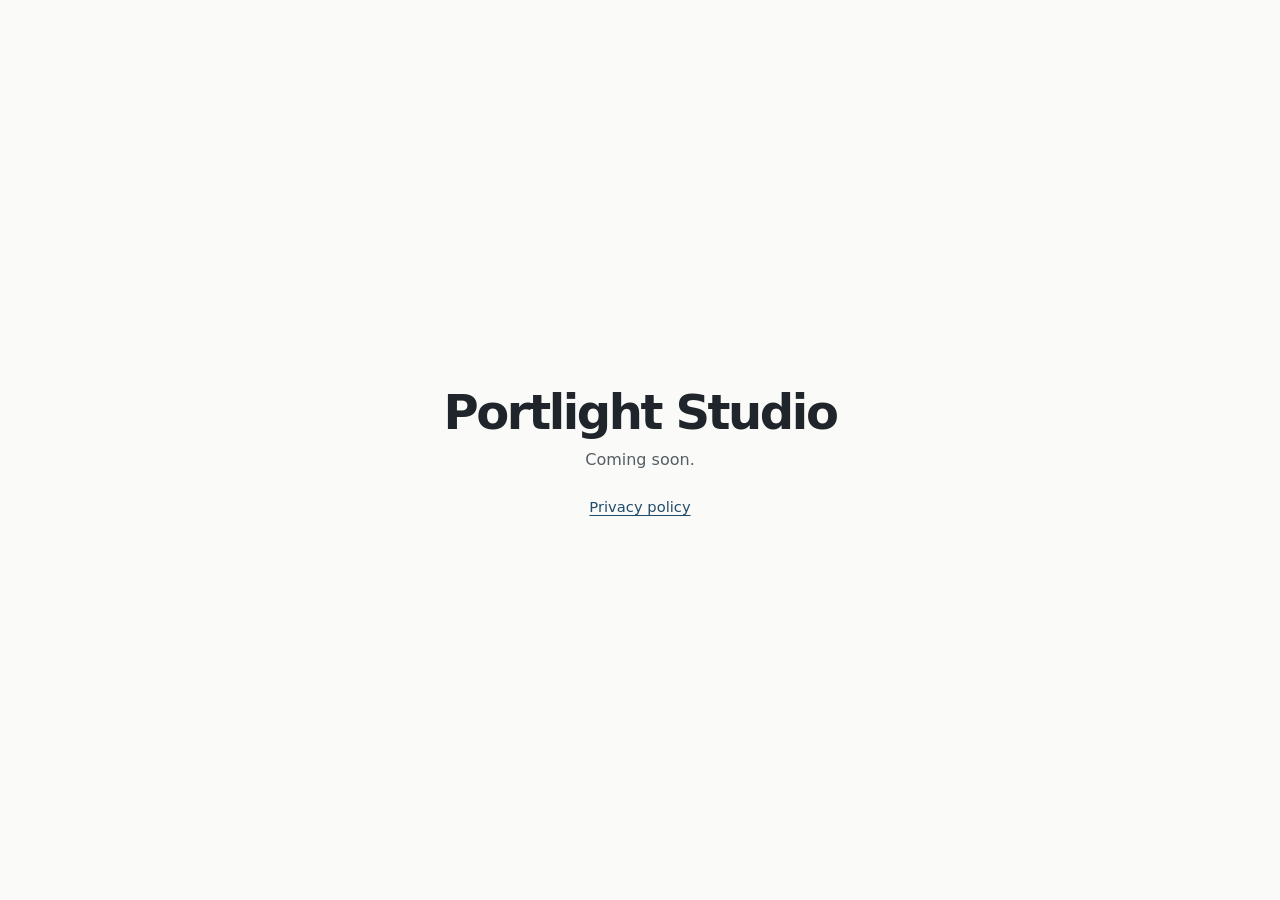
<file: index.html>
<!doctype html>
<html lang="en">
<head>
  <meta charset="utf-8">
  <meta name="viewport" content="width=device-width, initial-scale=1">
  <title>Portlight Studio</title>
  <link rel="stylesheet" href="./style.css">
</head>
<body class="home">
  <main>
    <h1>Portlight Studio</h1>
    <p>Coming soon.</p>
    <a href="./privacy/">Privacy policy</a>
  </main>
</body>
</html>
</file>
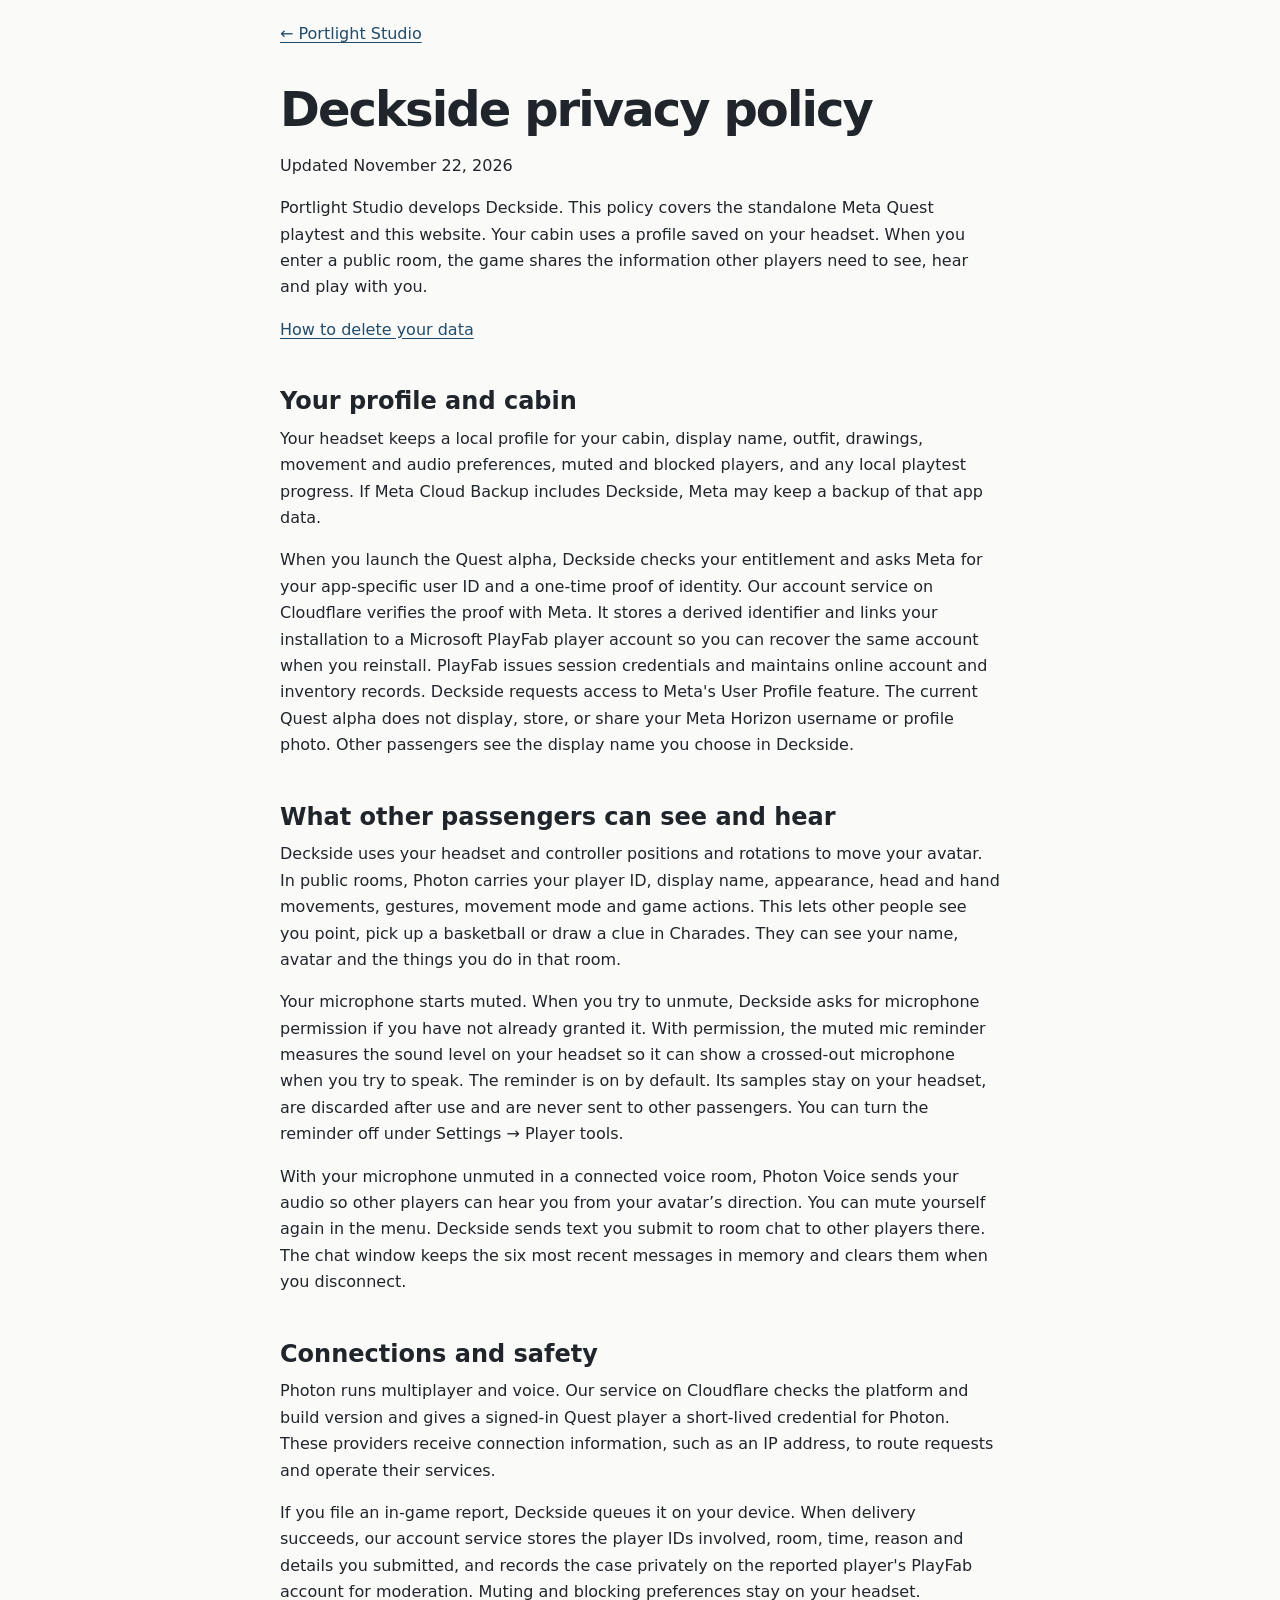
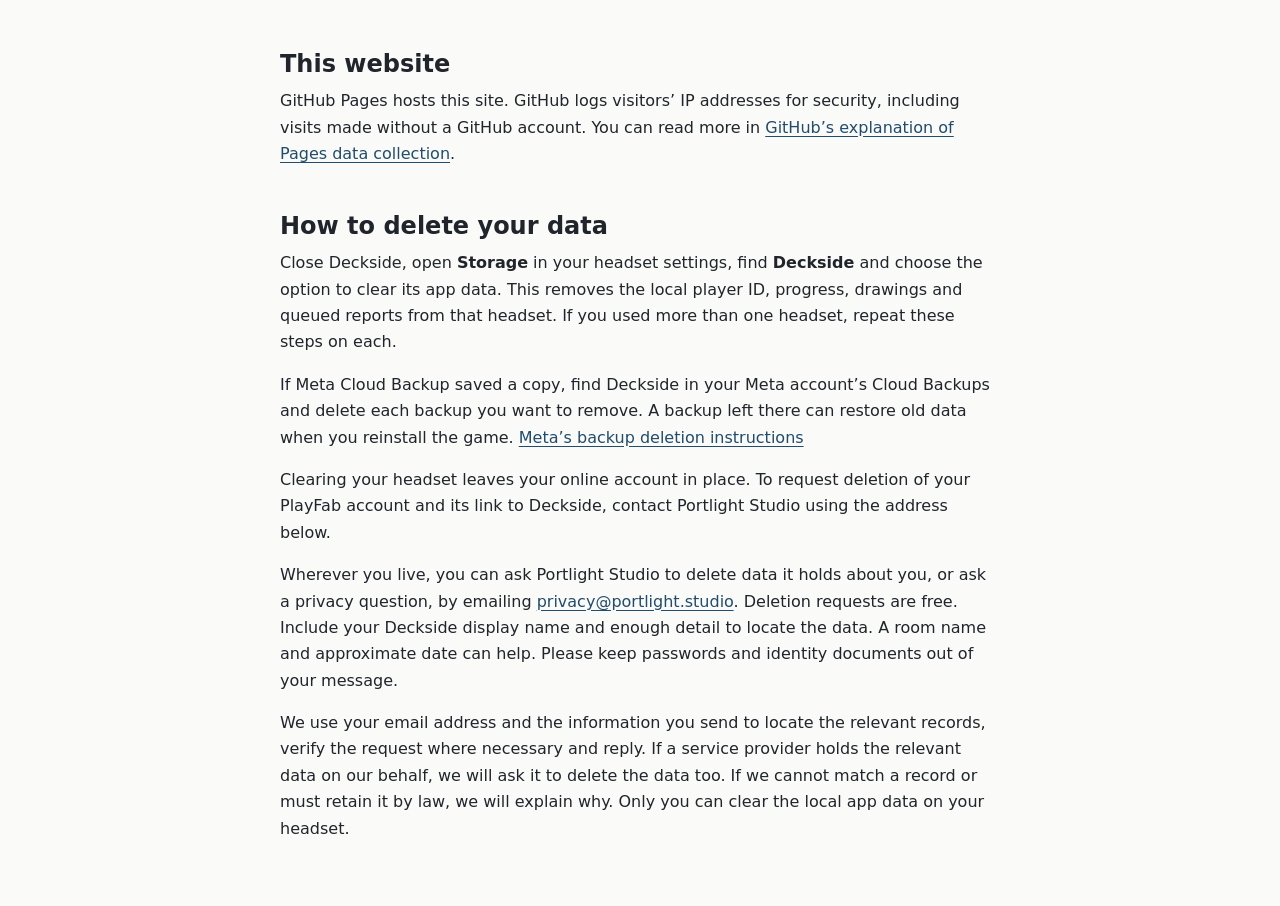
<file: privacy/index.html>
<!doctype html>
<html lang="en">
<head>
  <meta charset="utf-8">
  <meta name="viewport" content="width=device-width, initial-scale=1">
  <title>Deckside privacy policy | Portlight Studio</title>
  <meta name="description" content="How Deckside uses your player profile, movement, voice and chat, and how to delete your data.">
  <link rel="stylesheet" href="../style.css">
</head>
<body class="policy-page">
  <header class="policy-nav"><a href="../">← Portlight Studio</a></header>
  <main class="policy-content">
    <h1>Deckside privacy policy</h1>
    <p>Updated <time datetime="2026-11-22">November 22, 2026</time></p>
    <p>Portlight Studio develops Deckside. This policy covers the standalone Meta Quest playtest and this website. Your cabin uses a profile saved on your headset. When you enter a public room, the game shares the information other players need to see, hear and play with you.</p>
    <p><a href="#deletion">How to delete your data</a></p>

    <h2>Your profile and cabin</h2>
    <p>Your headset keeps a local profile for your cabin, display name, outfit, drawings, movement and audio preferences, muted and blocked players, and any local playtest progress. If Meta Cloud Backup includes Deckside, Meta may keep a backup of that app data.</p>
    <p>When you launch the Quest alpha, Deckside checks your entitlement and asks Meta for your app-specific user ID and a one-time proof of identity. Our account service on Cloudflare verifies the proof with Meta. It stores a derived identifier and links your installation to a Microsoft PlayFab player account so you can recover the same account when you reinstall. PlayFab issues session credentials and maintains online account and inventory records. Deckside requests access to Meta's User Profile feature. The current Quest alpha does not display, store, or share your Meta Horizon username or profile photo. Other passengers see the display name you choose in Deckside.</p>

    <h2>What other passengers can see and hear</h2>
    <p>Deckside uses your headset and controller positions and rotations to move your avatar. In public rooms, Photon carries your player ID, display name, appearance, head and hand movements, gestures, movement mode and game actions. This lets other people see you point, pick up a basketball or draw a clue in Charades. They can see your name, avatar and the things you do in that room.</p>
    <p>Your microphone starts muted. When you try to unmute, Deckside asks for microphone permission if you have not already granted it. With permission, the muted mic reminder measures the sound level on your headset so it can show a crossed-out microphone when you try to speak. The reminder is on by default. Its samples stay on your headset, are discarded after use and are never sent to other passengers. You can turn the reminder off under Settings → Player tools.</p>
    <p>With your microphone unmuted in a connected voice room, Photon Voice sends your audio so other players can hear you from your avatar’s direction. You can mute yourself again in the menu. Deckside sends text you submit to room chat to other players there. The chat window keeps the six most recent messages in memory and clears them when you disconnect.</p>

    <h2>Connections and safety</h2>
    <p>Photon runs multiplayer and voice. Our service on Cloudflare checks the platform and build version and gives a signed-in Quest player a short-lived credential for Photon. These providers receive connection information, such as an IP address, to route requests and operate their services.</p>
    <p>If you file an in-game report, Deckside queues it on your device. When delivery succeeds, our account service stores the player IDs involved, room, time, reason and details you submitted, and records the case privately on the reported player's PlayFab account for moderation. Muting and blocking preferences stay on your headset.</p>

    <h2>This website</h2>
    <p>GitHub Pages hosts this site. GitHub logs visitors’ IP addresses for security, including visits made without a GitHub account. You can read more in <a href="https://docs.github.com/en/pages/getting-started-with-github-pages/what-is-github-pages#data-collection">GitHub’s explanation of Pages data collection</a>.</p>

    <h2 id="deletion">How to delete your data</h2>
    <p>Close Deckside, open <strong>Storage</strong> in your headset settings, find <strong>Deckside</strong> and choose the option to clear its app data. This removes the local player ID, progress, drawings and queued reports from that headset. If you used more than one headset, repeat these steps on each.</p>
    <p>If Meta Cloud Backup saved a copy, find Deckside in your Meta account’s Cloud Backups and delete each backup you want to remove. A backup left there can restore old data when you reinstall the game. <a href="https://developers.meta.com/vr/documentation/android-apps/ps-cloud-backup/#how-can-i-view-and-delete-cloud-backups-for-an-app-i-own">Meta’s backup deletion instructions</a></p>
    <p>Clearing your headset leaves your online account in place. To request deletion of your PlayFab account and its link to Deckside, contact Portlight Studio using the address below.</p>
    <p>Wherever you live, you can ask Portlight Studio to delete data it holds about you, or ask a privacy question, by emailing <a href="mailto:privacy@portlight.studio">privacy@portlight.studio</a>. Deletion requests are free. Include your Deckside display name and enough detail to locate the data. A room name and approximate date can help. Please keep passwords and identity documents out of your message.</p>
    <p>We use your email address and the information you send to locate the relevant records, verify the request where necessary and reply. If a service provider holds the relevant data on our behalf, we will ask it to delete the data too. If we cannot match a record or must retain it by law, we will explain why. Only you can clear the local app data on your headset.</p>
  </main>
</body>
</html>
</file>
<file: style.css>
:root {
  color-scheme: light;
  font-family: system-ui, sans-serif;
  background: #fafaf8;
  color: #20252b;
}
* { box-sizing: border-box; }
body { margin: 0; }
a { color: #214c6b; text-underline-offset: .2em; }
a:focus-visible { outline: 2px solid currentColor; outline-offset: 4px; }
.home { display: grid; min-height: 100vh; min-height: 100svh; place-items: center; padding: 24px; text-align: center; }
.home h1 { margin: 0; font-size: clamp(2rem, 6vw, 3rem); letter-spacing: -.05em; }
.home p { margin: 10px 0 28px; color: #555e65; }
.home a { font-size: .92rem; }
.policy-nav, .policy-content { width: min(720px, calc(100% - 40px)); margin-inline: auto; }
.policy-nav { padding-block: 24px; }
.policy-content { padding-block: 16px 48px; line-height: 1.65; overflow-wrap: anywhere; }
.policy-content h1 { margin: 0 0 16px; font-size: clamp(2rem, 6vw, 3rem); letter-spacing: -.04em; line-height: 1.12; }
.policy-content h2 { margin: 1.8em 0 .4em; line-height: 1.25; }
.policy-content p, .policy-content ul { margin: 0 0 1em; }
</file>
